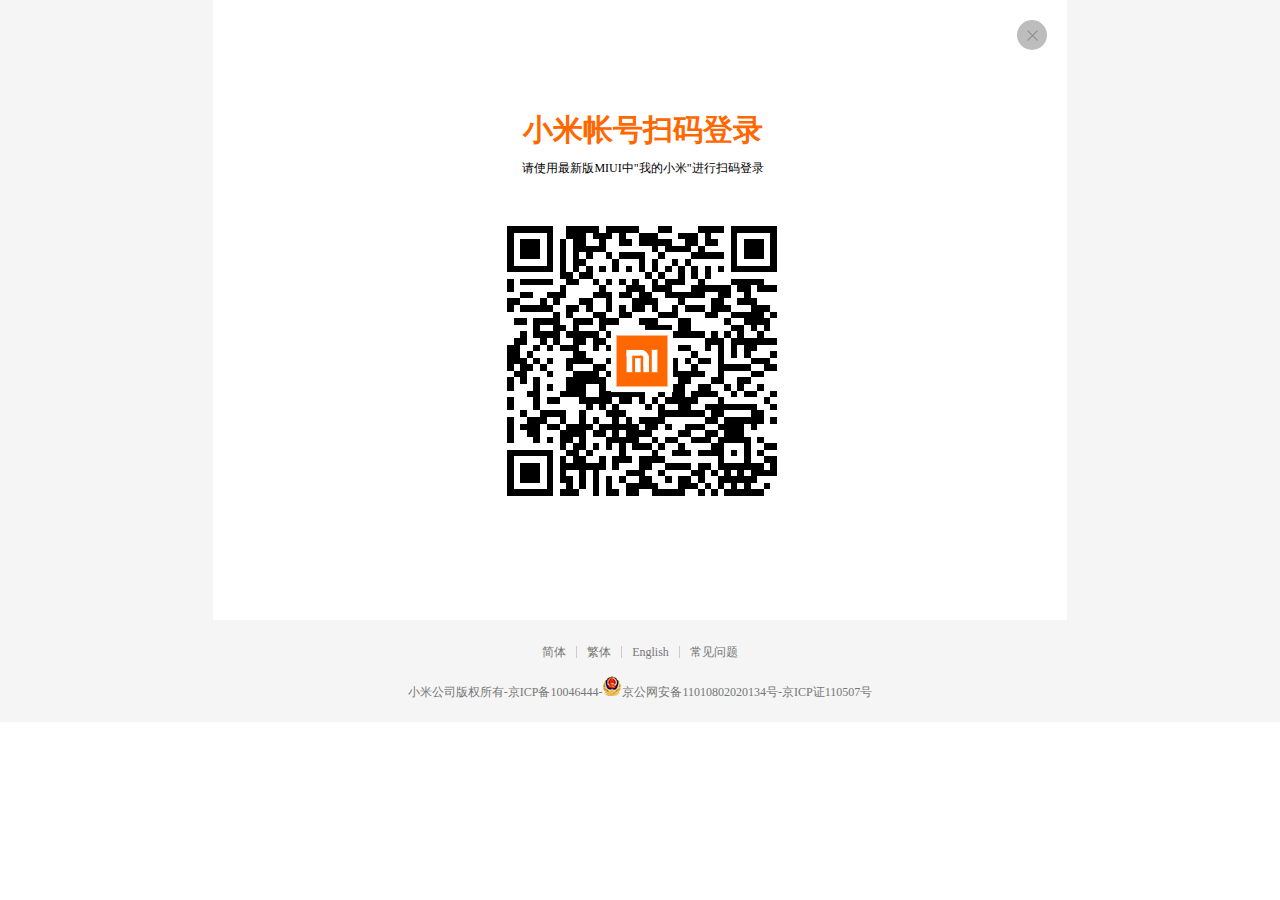
<file: erweima.html>
<!DOCTYPE html>
<html>
<head lang="en">
    <meta charset="UTF-8">
    <title>二维码</title>
    <style type="text/css">
        *{
            margin: 0;
            padding: 0;
        }
        .box{
            width: 100%;
            height: 100%;
            background: #f5f5f5;

        }
        a{
            text-decoration: none;
        }
        ul,li{
            list-style: none;
        }
        input{
            display: block;
            outline: none;
            width: 326px;
            height: 22px;
            line-height: 22px;
            padding: 13px 16px 13px 14px;
            margin-left: 248px;
        }
        .inner{
            background-color: #fff;
            width: 854px;
            margin: 0 auto 20px;
            position: relative;
            min-height: 620px;
        }
        .inner a{
            background-color: #bdbdbd;
            border-radius: 50%;
            width: 30px;
            height: 30px;
            position: absolute;
            right: 20px;
            top: 20px;
        }
        .inner span{
            background: url("image/xx.png") no-repeat;
            width: 11px;
            height: 11px;
            display: block;
            margin: 10px auto;
            cursor: pointer;
        }
        .inner h2{
            padding-top: 110px;
            margin-left: 130px;
            width: 600px;
            height: 40px;
            line-height: 40px;
            font-size: 30px;
            color: #ff6700;
            font-weight: 600;
            padding-bottom: 10px;
            text-align: center;
        }
        .inner p{
            margin-left: 130px;
            width: 600px;
            line-height: 16px;
            font-size: 12px;
            font-weight: 400;
            text-align: center;
        }
        .inner img{
            width: 270px;
            height: 270px;
            margin-top: 50px;
            margin-left: 294px;
        }
        .foot{
            height: 80px;
            text-align: center;
            background: #f5f5f5;
        }

        .footinner{
            width: 100%;
            height: 18px;
            text-align: center;
            margin-top: 22px;
            margin-bottom: 16px;
        }
        .footinner ul{
            overflow: hidden;
            display: inline-block;
            text-align: center;
            height: 18px;
            line-height: 18px;
        }
        .footinner li{
            float: left;
        }
        .footinner li a{
            color: #757575;
            font-size: 12px;
        }
        .footinner li a:hover{
            color: #333;
        }
        .footinner li span{
            display: inline-block;
            width: 1px;
            height: 12px;
            background: #ccc;
            vertical-align: middle;
            margin: 0 10px;
        }
        .foot p span{
            font-size: 12px;
            color: #757575;
        }
        .foot p a{
            font-size: 12px;
            color: #757575;
        }
    </style>
</head>
<body>
<div class="box">
    <div class="inner">
        <a href="https://guiyang1.github.io/pc/Login.html">
           <span></span>
        </a>
        <h2>小米帐号扫码登录</h2>
        <p>请使用最新版MIUI中"我的小米"进行扫码登录</p>
        <img src="image/erweima.png" alt=""/>
    </div>
    <div class="foot">
        <div class="footinner">
            <ul>
                <li><a href="">简体</a><span></span></li>
                <li><a href="">繁体</a><span></span></li>
                <li><a href="">English</a><span></span></li>
                <li><a href="">常见问题</a></li>
            </ul>
        </div>
        <p>
            <span>小米公司版权所有-京ICP备10046444-</span><a href=""><img src="image/ghs.png" alt=""/>京公网安备11010802020134号</a><span>-京ICP证110507号</span>
        </p>
    </div>
</div>

</body>
</html>
</file>
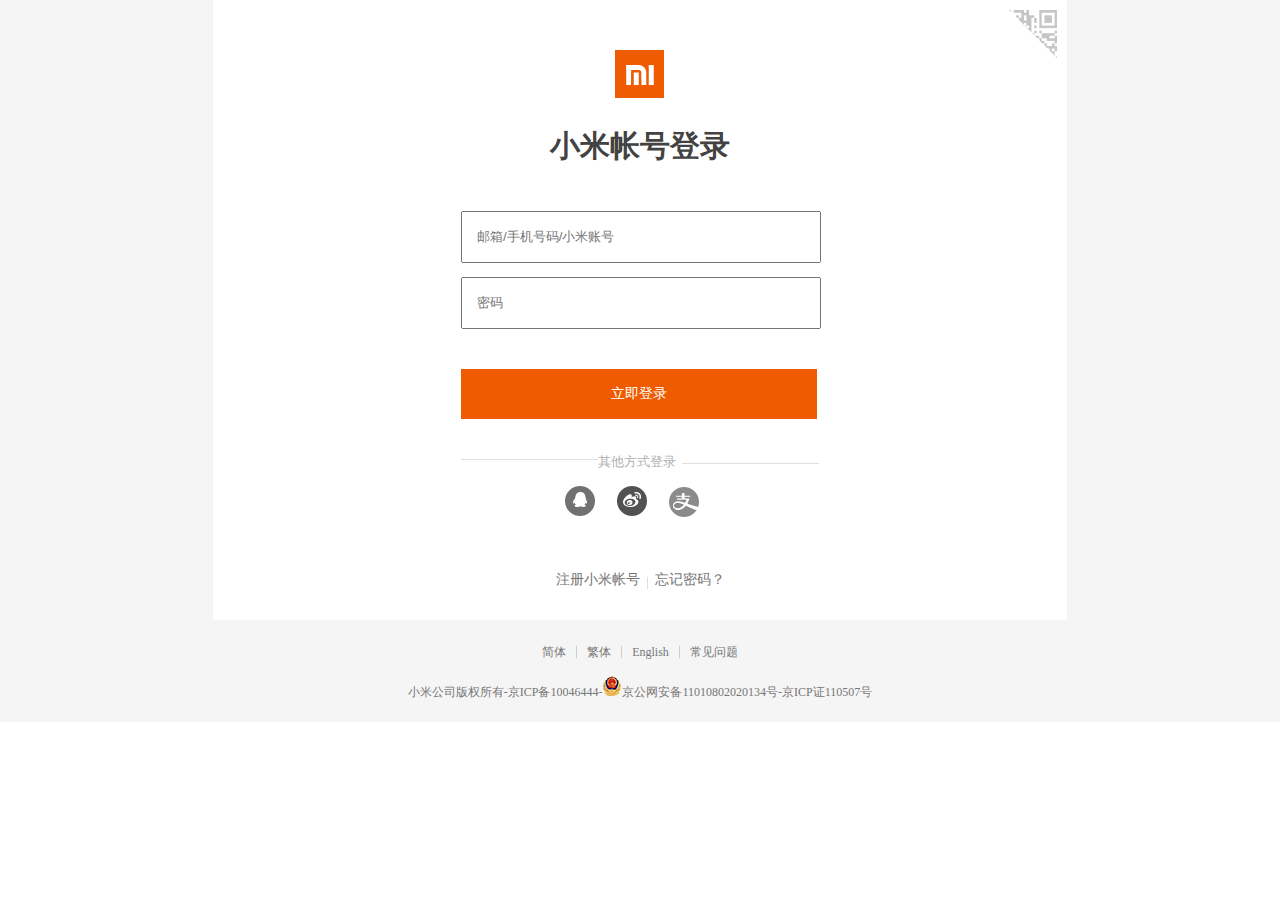
<file: Login.html>
<!DOCTYPE html>
<html>
<head lang="en">
    <meta charset="UTF-8">
    <title>小米账号 - 登录</title>
    <style type="text/css">
        *{
            margin: 0;
            padding: 0;
        }
        .box{
            width: 100%;
            height: 100%;
            background: #f5f5f5;

        }
        a{
            text-decoration: none;
        }
        ul,li{
            list-style: none;
        }
        input{
            display: block;
            outline: none;
            width: 326px;
            height: 22px;
            line-height: 22px;
            padding: 13px 16px 13px 14px;
            margin-left: 248px;
        }
        .inner{
            background-color: #fff;
            width: 854px;
            margin: 0 auto 20px;
            position: relative;
            min-height: 620px;
        }
        .foot{
            height: 80px;
            text-align: center;
            background: #f5f5f5;
        }
        .inner1{
            padding: 50px 0 22px;
            text-align: center;

        }
        .inner1 a{
            display: inline-block;
            background: url("image/sprite_login.gif") no-repeat;
            position: absolute;
            width: 68px;
            height: 68px;
            top: 0;
            right: 0;
            opacity: 0.3;
        }
        .inner1 a:hover{
            opacity: 1;
        }
        .inner img{
            width: 50px;
            height: 50px;
        }
        .inner h4{
            font-size: 30px;
            color: #424242;
            font-weight: 800;
            padding-top: 22px;
        }
        .inner2{
            width: 854px;
            height: 333px;
        }
        .input1{
            margin-bottom: 14px;
            margin-top: 22px;
        }
        .inner2 .denglu{
            display: inline-block;
            font-size: 14px;
            width: 356px;
            height: 50px;
            text-align: center;
            line-height: 50px;
            color: #ffffff;
            background: #ef5b00;
            margin-top: 40px;
            margin-left: 248px;
        }
        .inner3{
            margin: 34px 0 14px 248px;
            width: 358px;
            height: 19px;
        }
        .inner3 span{
            display: inline-block;
            width: 137px;
            height: 1px;
            background: #e0e0e0;
        }
        .inner3 h5{
            color: #b0b0b0;
            font-weight: 500;
        }
        .span1{
            margin-top: 6px;
            float: left;
        }
        .span2{
            margin-top: -8px;
            float: right;
        }
        .inner4{
            width: 358px;
            margin-left: 248px;
            text-align: center;
        }
        .inner4 img{
            width: 32px;
            height: 32px;
            margin-right: 16px;
        }
        .inner5{
            text-align: center;
            width: 854px;
            margin-top: 48px;
            height: 16px;
        }
        .inner5 a{
            font-size: 14px;
            padding: 0 3px;
            color: #757575
        }
        .inner5 a:hover{
            color: #ff6700;
        }
        .inner5 span{
            display: inline-block;
            width: 1px;
            height: 12px;
            background: #e0e0e0;
            vertical-align: bottom;
        }
        .footinner{
            width: 100%;
            height: 18px;
            text-align: center;
            margin-top: 22px;
            margin-bottom: 16px;
        }
        .footinner ul{
            overflow: hidden;
            display: inline-block;
            text-align: center;
            height: 18px;
            line-height: 18px;
        }
        .footinner li{
            float: left;
        }
        .footinner li a{
            color: #757575;
            font-size: 12px;
        }
        .footinner li a:hover{
            color: #333;
        }
        .footinner li span{
            display: inline-block;
            width: 1px;
            height: 12px;
            background: #ccc;
            vertical-align: middle;
            margin: 0 10px;
        }
        .foot p span{
            font-size: 12px;
            color: #757575;
        }
        .foot p a{
            font-size: 12px;
            color: #757575;
        }
    </style>
</head>
<body>
<div class="box">
    <div class="inner">
        <div class="inner1">
            <a href="#"></a>
            <img src="image/logo2.png" alt=""/>
            <h4>小米帐号登录</h4>
        </div>
        <div class="inner2">
            <input type="text" placeholder="邮箱/手机号码/小米账号" class="input1"/>
            <input type="password" placeholder="密码"/>
            <a href="" class="denglu">立即登录</a>
            <div class="inner3">
            <span class="span1"></span>
                <h5>其他方式登录</h5>
                <span class="span2"></span>
            </div>
            <div class="inner4">
                <a href=""  class="innera1">
                    <img src="image/denglu1.1.png" alt="" class="img10">
                </a>
                <a href="image/denglu2.1.png"  class="innera2">
                    <img src="image/denglu2.1.png" alt=""  class="img20">
                </a>
                <a href="image/denglu3.1.png"  class="innera3">
                    <img src="image/denglu3.1.png" alt=""  class="img30">
                </a>
            </div>
            <div class="inner5">
                <a href="">注册小米帐号</a>
                <span></span>
                <a href="">忘记密码？</a>
            </div>
        </div>
    </div>
    <div class="foot">
        <div class="footinner">
            <ul>
                <li><a href="">简体</a><span></span></li>
                <li><a href="">繁体</a><span></span></li>
                <li><a href="">English</a><span></span></li>
                <li><a href="">常见问题</a></li>
            </ul>
        </div>
        <p>
            <span>小米公司版权所有-京ICP备10046444-</span><a href=""><img src="image/ghs.png" alt=""/>京公网安备11010802020134号</a><span>-京ICP证110507号</span>
        </p>
    </div>
</div>

</body>
</html>
</file>
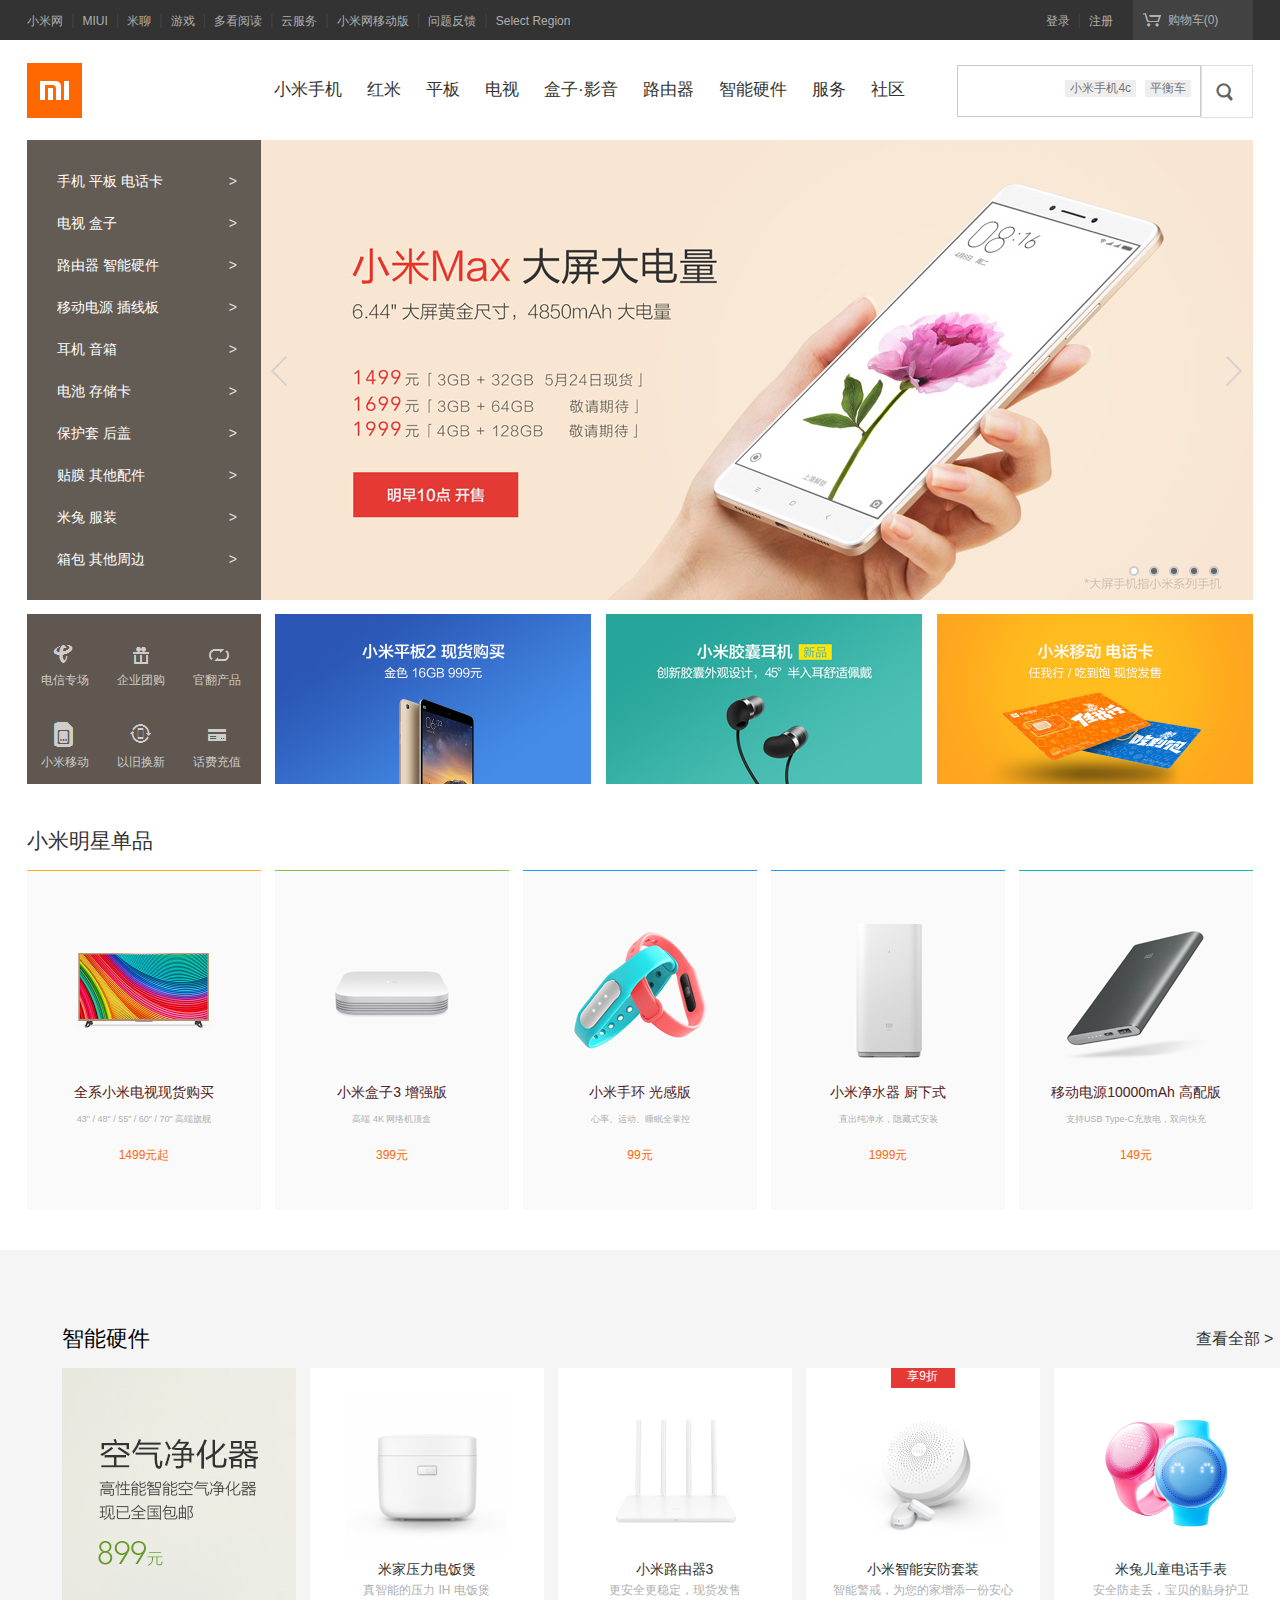
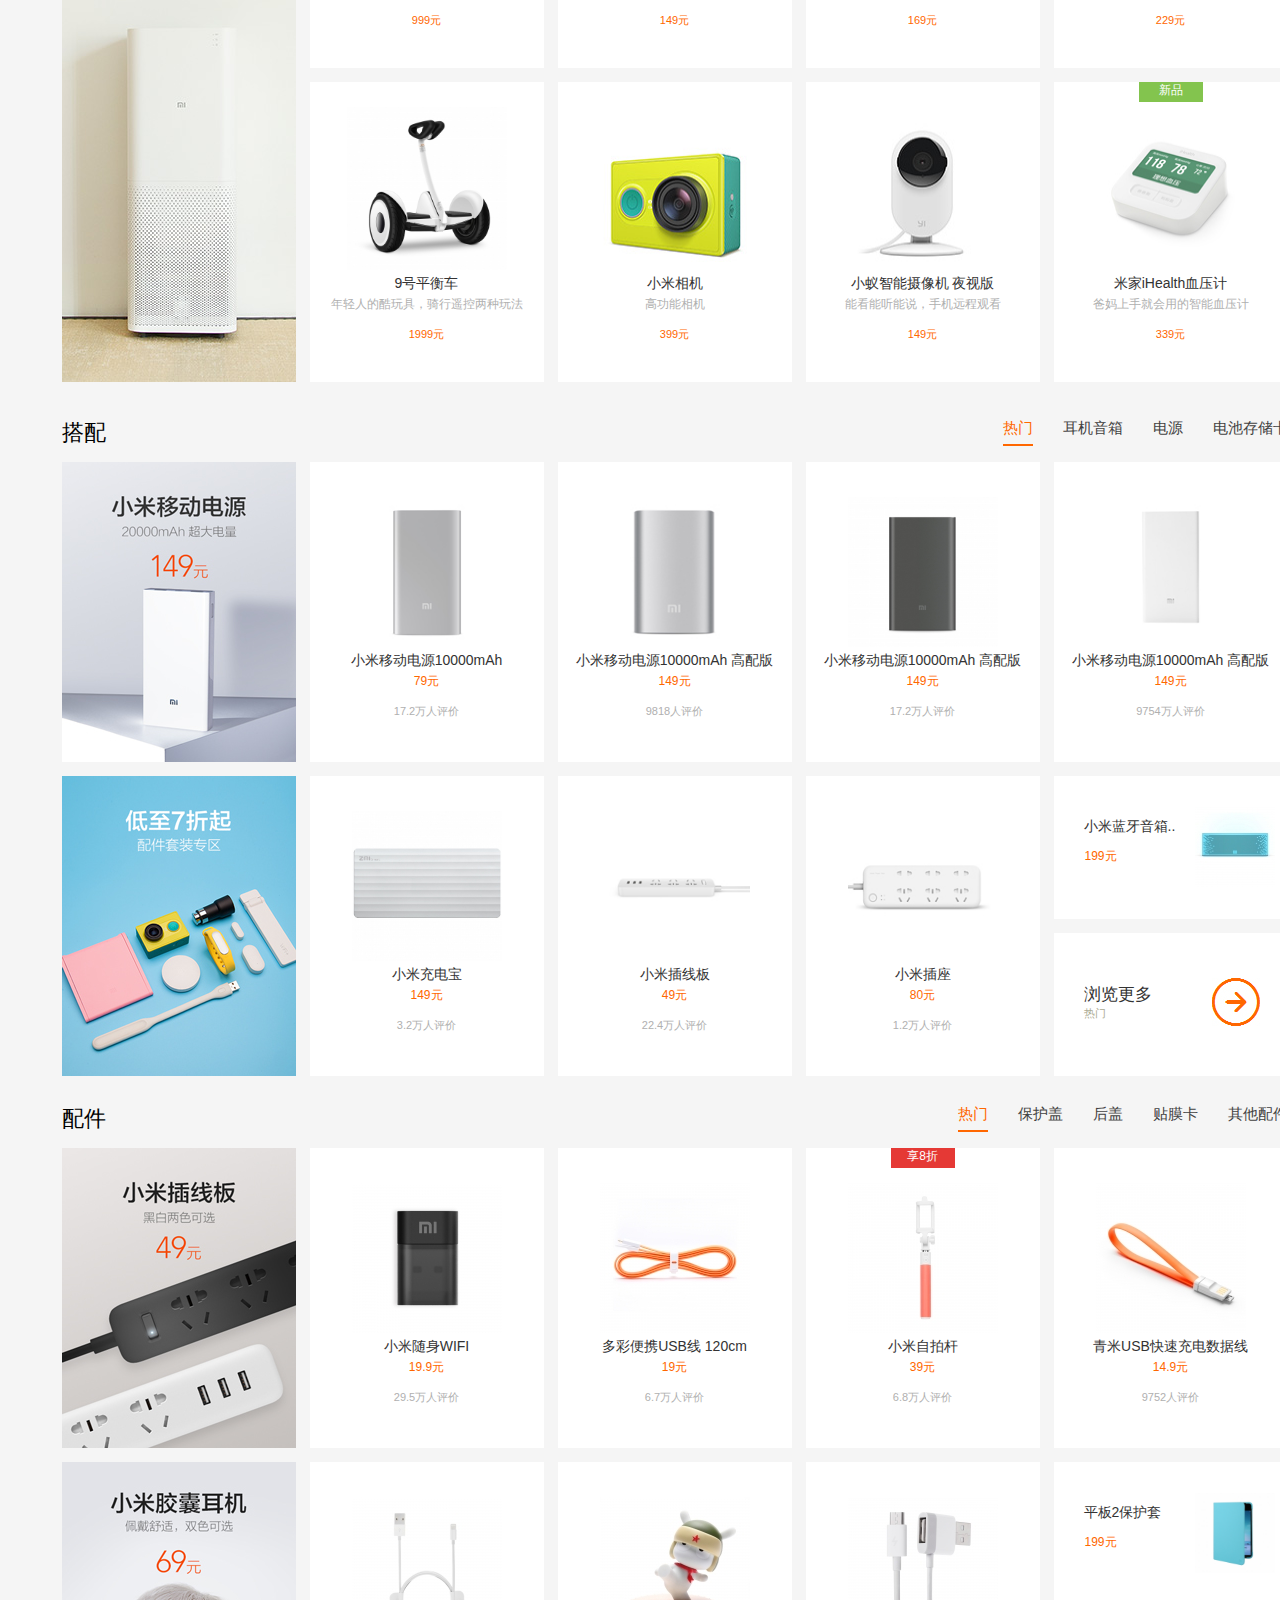
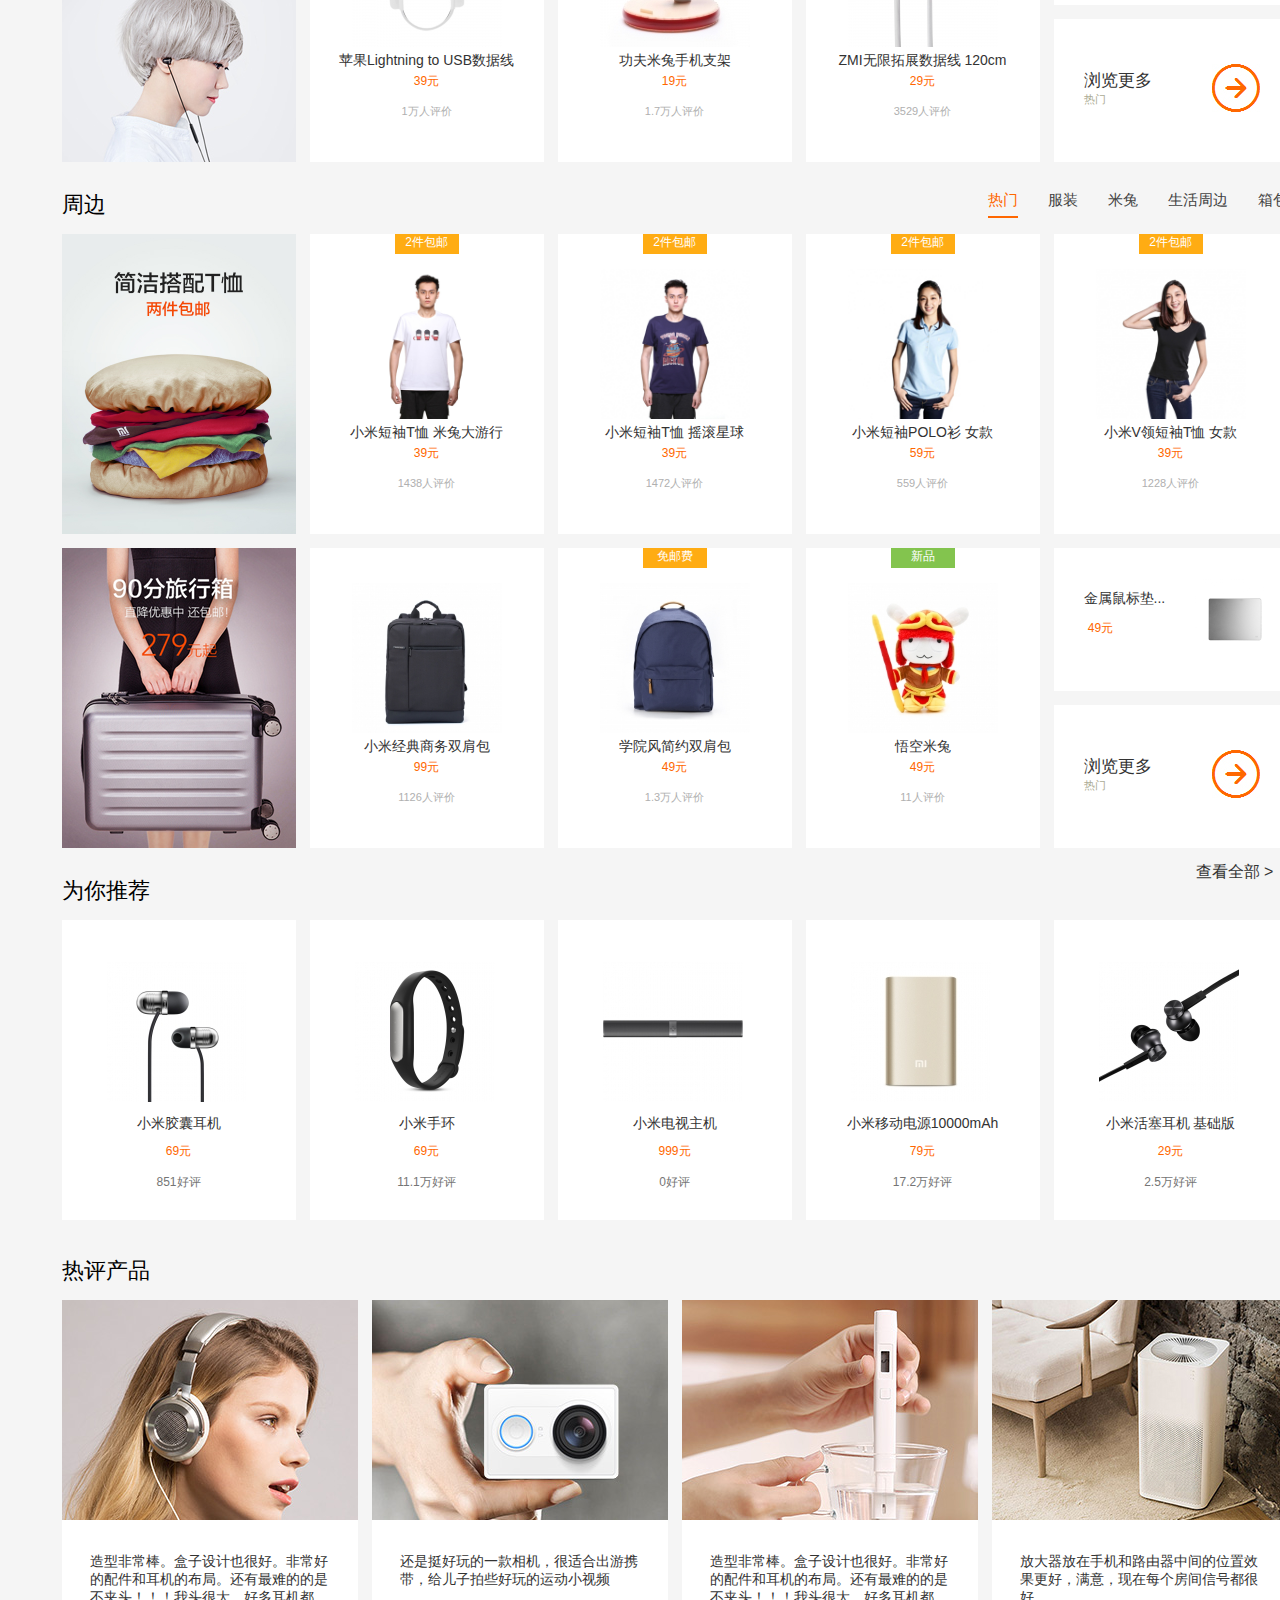
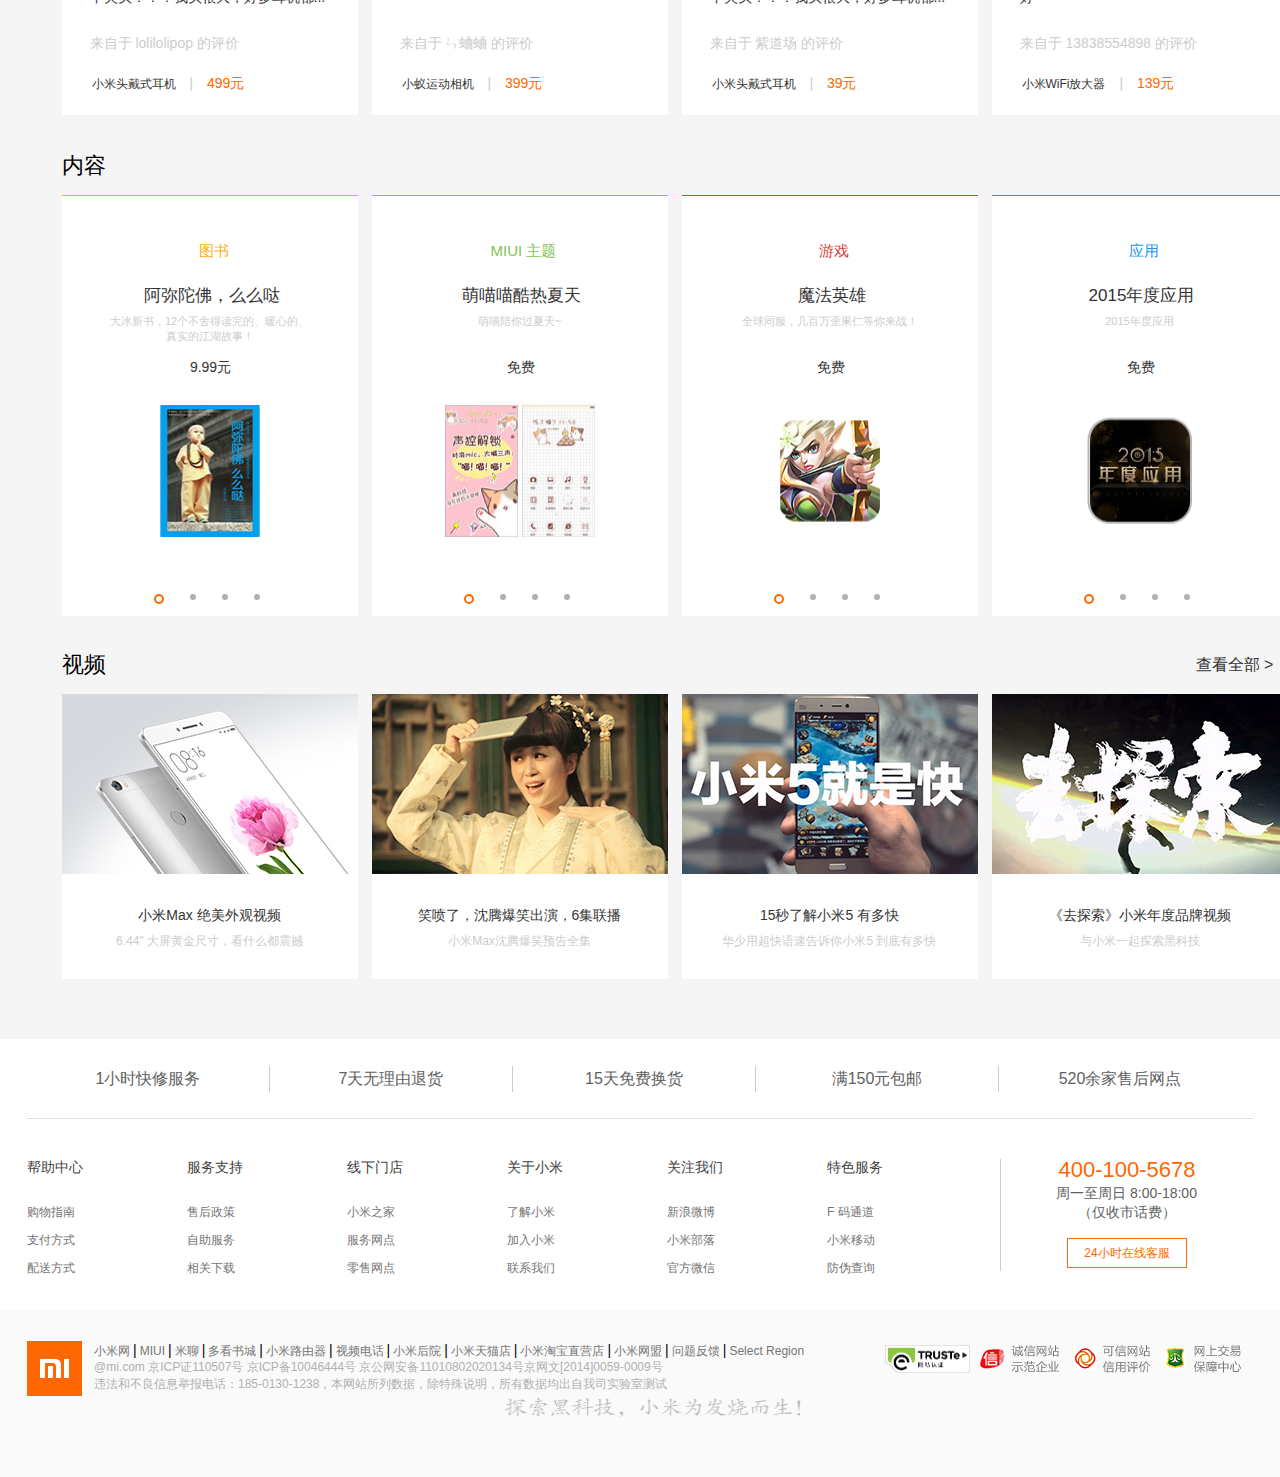
<file: mi.html>
<!DOCTYPE html>
<html>
<head lang="en">
    <meta charset="UTF-8">
    <meta name="viewport"
          content="width=device-width, user-scalable=no, initial-scale=1.0, maximum-scale=1.0, minimum-scale=1.0"/>
    <title>小米官网——小米手机、红米手机、小米电视官方正品专卖网站</title>
    <link rel="stylesheet" href="css/mi.css" type="text/css"/>
</head>
<body>
<div class="header">
    <div id="nav" class="w1226 nav">
        <div class="nav1">
            <a href="">小米网</a>
            <span class="sep">|</span>
            <a href="">MIUI</a>
            <span class="sep">|</span>
            <a href="">米聊</a>
            <span class="sep">|</span>
            <a href="">游戏</a>
            <span class="sep">|</span>
            <a href="">多看阅读</a>
            <span class="sep">|</span>
            <a href="">云服务</a>
            <span class="sep">|</span>
            <a href="">小米网移动版</a>
            <span class="sep">|</span>
            <a href="">问题反馈</a>
            <span class="sep">|</span>
            <a href="">Select Region</a>
        </div>
        <div class="nav3">
            <a href="">购物车(0)</a>
            <img src="image/gouwu.jpg" alt="" class="gouwuche1"/>
            <img src="image/gouwuche1.png" alt="" class="gouwuche2"/>

            <div class="shangpin">
                <span>购物车中还没有商品，赶紧选购吧！</span>
            </div>
        </div>

        <div class="nav2">
            <a href="#">登录</a>
            <span class="sep">|</span>
            <a href="">注册</a>
        </div>
    </div>
</div>
<div class="container w1226">
    <div class="headerLogo">
        <a href="" class="box">
            <img src="image/loge.jpg" alt=""/>
        </a>
    </div>
    <div class="headerList">
        <ul>
            <li><a href="">小米手机</a>
            </li>
            <li><a href="">红米</a></li>
            <li><a href="">平板</a></li>
            <li><a href="">电视</a></li>
            <li><a href="">盒子·影音</a></li>
            <li><a href="">路由器</a></li>
            <li><a href="">智能硬件</a></li>
            <li><a href="">服务</a></li>
            <li><a href="">社区</a></li>
        </ul>
    </div>
    <div class="headerright">
        <input type="text" id="div1"/>

        <div class="inputList" id="inputList">
            <ul>
                <li><a href="">小米手机5<span>约有8件</span></a></li>
                <li><a href="">空气净化器<span>约有1件</span></a></li>
                <li><a href="">活塞耳机<span>约有3件</span></a></li>
                <li><a href="">小米路由器<span>约有8件</span></a></li>
                <li><a href="">移动电源<span>约有26件</span></a></li>
                <li><a href="">运动相机<span>约有1件</span></a></li>
                <li><a href="">小米摄像机<span>约有2件</span></a></li>
                <li><a href="">小米体重秤<span>约有1件</span></a></li>
                <li><a href="">小米插线板<span>约有13件</span></a></li>
                <li><a href="">配件优惠套装<span>约有31件</span></a></li>
            </ul>
        </div>

        <div class="dingwei" id="dingwei">
            <a href="">小米手机4c</a>
            <a href="">平衡车</a>
        </div>
        <div class="dingwei2" id="dingwei2">
            <img src="image/sousuo.png" alt="" class="dingwei2block"/>
            <img src="image/sousuo1.png" alt="" class="dingwei2none"/>
        </div>
    </div>
</div>
<div class="container1 w1226">
    <div class="container1List">
        <ul>
            <li><a href="">手机 平板 电话卡</a><span>></span></li>
            <li><a href="">电视 盒子</a><span>> </span></li>
            <li><a href="">路由器 智能硬件</a><span>> </span></li>
            <li><a href="">移动电源 插线板</a><span>> </span></li>
            <li><a href="">耳机 音箱</a><span>> </span></li>
            <li><a href="">电池 存储卡</a><span>> </span></li>
            <li><a href="">保护套 后盖</a><span>> </span></li>
            <li><a href="">贴膜 其他配件</a><span>> </span></li>
            <li><a href="">米兔 服装</a><span>> </span></li>
            <li><a href="">箱包 其他周边</a><span>> </span></li>
        </ul>
    </div>
    <div class="tupian" id="banner">
        <div class="tupianinner" id="inner">
        </div>
        <ul id="tip">
        </ul>

        <a href="javascript:;" class="tupianLeft" id="lbtn"></a>
        <a href="javascript:;" class="tupianRight" id="rbtn"></a>
    </div>
</div>
<div class="container2 w1226">
    <div class="container2list1">
        <ul>
            <li class="one">
                <a href=""><span></span>电信专场</a>
            </li>
            <li class="two">
                <a href=""><span></span>企业团购</a>
            </li>
            <li class="three">
                <a href=""><span></span>官翻产品</a>
            </li>
            <li class="four">
                <a href=""><span></span>小米移动</a>
            </li>
            <li class="five">
                <a href=""><span></span>以旧换新</a>
            </li>
            <li class="six">
                <a href=""><span></span>话费充值</a>
            </li>
        </ul>
    </div>
    <div>
        <a href="">
            <img src="image/3.1.jpg" alt=""/>
        </a>
    </div>
    <div>
        <a href="">
            <img src="image/3.2.jpg" alt=""/>
        </a>
    </div>
    <div class="container2list2">
        <a href="">
            <img src="image/3.3.jpg" alt=""/>
        </a>
    </div>
</div>
<div class="container3 w1226">
    <div class="container3list">
        <h2>小米明星单品</h2>
    </div>
    <div class="container3img">
        <ul>
            <li class="diyi">
                <a href=""><img src="image/4.1.jpg" alt=""/></a>
                <a href="">全系小米电视现货购买</a>

                <p class="jiu">43" / 48" / 55" / 60" / 70" 高端旗舰</p>

                <p class="shier">1499元起</p>
            </li>
            <li class="dier">
                <a href=""><img src="image/4.2.jpg" alt=""/></a>
                <a href="">小米盒子3 增强版</a>

                <p class="jiu">高端 4K 网络机顶盒</p>

                <p class="shier">399元</p>
            </li>
            <li class="disan">
                <a href=""><img src="image/4.3.jpg" alt=""/></a>
                <a href="">小米手环 光感版</a>

                <p class="jiu">心率、运动、睡眠全掌控</p>

                <p class="shier">99元</p>
            </li>
            <li class="disi">
                <a href=""><img src="image/4.4.jpg" alt=""/></a>
                <a href="">小米净水器 厨下式</a>

                <p class="jiu">直出纯净水，隐藏式安装</p>

                <p class="shier">1999元</p>
            </li>
            <li class="yincang diwu">
                <a href=""><img src="image/4.5.jpg" alt=""/></a>
                <a href="">移动电源10000mAh 高配版</a>

                <p class="jiu">支持USB Type-C充放电，双向快充</p>

                <p class="shier">149元</p>
            </li>
            <li></li>
            <li></li>
            <li></li>
            <li></li>
            <li></li>
        </ul>
    </div>
</div>
<div id="content">
    <div class="content1 w1226">
        <div class="hwuba">
            <h2 class="left">智能硬件</h2>

            <div class="right"><a href="">查看全部 ></a></div>
        </div>
        <div class="container1bottom">
            <div class="content1left">
                <a href=""></a><img src="image/5.1.jpg" alt=""/>
            </div>
            <div class="container1right">
                <ul>
                    <li class=" container1bottom14"><a href=""><img src="image/5.2.jpg" alt=""/></a>

                        <h3><a href="">米家压力电饭煲</a></h3>
                        <span>真智能的压力 IH 电饭煲</span>

                        <p>999元</p>

                    </li>
                    <li class=" container1bottom14"><a href=""><img src="image/5.3.jpg" alt=""/></a>

                        <h3><a href="">小米路由器3</a></h3>
                        <span>更安全更稳定，现货发售</span>

                        <p>149元</p>
                    </li>
                    <li class=" container1bottom14"><a href=""><img src="image/5.4.jpg" alt=""/></a>

                        <h3><a href="">小米智能安防套装</a></h3>
                        <span>智能警戒，为您的家增添一份安心</span>

                        <p>169元</p>

                        <div class="container1bottom14size">享9折</div>
                    </li>
                    <li class="container1right0 container1bottom14"><a href=""><img src="image/5.5.jpg" alt=""/></a>

                        <h3><a href="">米兔儿童电话手表</a></h3>
                        <span>安全防走丢，宝贝的贴身护卫</span>

                        <p>229元</p>

                    </li>
                    <li><a href=""><img src="image/5.6.jpg" alt=""/></a>

                        <h3><a href="">9号平衡车</a></h3>
                        <span>年轻人的酷玩具，骑行遥控两种玩法</span>

                        <p>1999元</p>
                    </li>
                    <li><a href=""><img src="image/5.7.jpg" alt=""/></a>

                        <h3><a href="">小米相机</a></h3>
                        <span>高功能相机</span>

                        <p>399元</p>
                    </li>
                    <li><a href=""><img src="image/5.8.jpg" alt=""/></a>

                        <h3><a href="">小蚁智能摄像机 夜视版</a></h3>
                        <span>能看能听能说，手机远程观看</span>

                        <p>149元</p>
                    </li>
                    <li class="container1right0"><a href=""><img src="image/5.9.jpg" alt=""/></a>

                        <h3><a href="">米家iHealth血压计</a></h3>
                        <span>爸妈上手就会用的智能血压计</span>

                        <p>339元</p>

                        <div class="container1bottom14saze">新品</div>
                    </li>
                </ul>
            </div>
        </div>
    </div>
    <div class="content2 w1226">
        <div class="content2top">
            <h2>搭配</h2>

            <div>
                <ul>
                    <li class="youyanse">热门</li>
                    <li>耳机音箱</a></li>
                    <li>电源</li>
                    <li>电池存储卡</li>
                </ul>
            </div>
        </div>
        <div class="content3">
            <div class="contenttop">
                <ul>
                    <li class="content3left"><a href=""><img src="image/7.1.jpg" alt=""/></a></li>
                    <li><a href=""><img src="image/7.2.jpg" alt=""/></a>

                        <h3><a href="">小米移动电源10000mAh</a></h3>
                        <span>79元</span>

                        <p>17.2万人评价</p>

                        <div class='content3yincang'>

                        </div>
                    </li>
                    <li><a href=""><img src="image/7.3.jpg" alt=""/></a>

                        <h3><a href="">小米移动电源10000mAh 高配版</a></h3>
                        <span>149元</span>

                        <p>9818人评价</p>

                        <div></div>
                    </li>
                    <li><a href=""><img src="image/7.4.jpg" alt=""/></a>

                        <h3><a href="">小米移动电源10000mAh 高配版</a></h3>
                        <span>149元</span>

                        <p>17.2万人评价</p>

                        <div></div>
                    </li>
                    <li><a href=""><img src="image/7.5.jpg" alt=""/></a>

                        <h3><a href="">小米移动电源10000mAh 高配版</a></h3>
                        <span>149元</span>

                        <p>9754万人评价</p>

                        <div>

                        </div>
                    </li>
                </ul>
            </div>
            <div class="contentbottom">
                <ul>
                    <li class="content3left"><a href=""><img src="image/7.6.jpg" alt=""/></a></li>
                    <li><a href=""><img src="image/7.7.jpg" alt=""/></a>

                        <h3><a href="">小米充电宝</a></h3>
                        <span>149元</span>

                        <p>3.2万人评价</p>

                        <div></div>
                    </li>
                    <li><a href=""><img src="image/7.8.jpg" alt=""/></a>

                        <h3><a href="">小米插线板</a></h3>
                        <span>49元</span>

                        <p>22.4万人评价</p>

                        <div></div>
                    </li>
                    <li><a href=""><img src="image/7.9.jpg" alt=""/></a>

                        <h3><a href="">小米插座</a></h3>
                        <span>80元</span>

                        <p>1.2万人评价</p>

                        <div></div>
                    </li>


                </ul>
                <div class="contentbottomA">
                    <div class="contentbottoma">
                        <a href="">小米蓝牙音箱..</a>
                        <span>199元</span>
                        <img src="image/7.11.jpg" alt=""/>
                    </div>
                    <div class="contentbottomb">
                        <div class="contentbottomba">
                            <a href="" class="contentbottombda">浏览更多</a>
                            <a href="" class="contentbottombxiao">热门</a>
                        </div>

                        <a href=""><img src="image/7.12.jpg" alt=""/></a>
                    </div>
                </div>

            </div>


        </div>
    </div>
    <div class="content2 w1226">
        <div class="content2top">
            <h2>配件</h2>

            <div>
                <ul>
                    <li class="youyanse">热门</li>
                    <li>保护盖</a></li>
                    <li>后盖</li>
                    <li>贴膜卡</li>
                    <li>其他配件</li>
                </ul>
            </div>
        </div>
        <div class="content3">
            <div class="contenttop">
                <ul>
                    <li class="content3left"><a href=""><img src="image/8.1.jpg" alt=""/></a></li>
                    <li><a href=""><img src="image/8.2.jpg" alt=""/></a>

                        <h3><a href="">小米随身WIFI</a></h3>
                        <span>19.9元</span>

                        <p>29.5万人评价</p>

                        <div class='content3yincang'>

                        </div>
                    </li>
                    <li><a href=""><img src="image/8.3.jpg" alt=""/></a>

                        <h3><a href="">多彩便携USB线 120cm</a></h3>
                        <span>19元</span>

                        <p>6.7万人评价</p>

                        <div></div>
                    </li>
                    <li><a href=""><img src="image/8.4.jpg" alt=""/></a>

                        <h3><a href="">小米自拍杆</a></h3>
                        <span>39元</span>

                        <p>6.8万人评价</p>

                        <div class="content3position">享8折</div>
                        <div></div>
                    </li>
                    <li><a href=""><img src="image/8.5.jpg" alt=""/></a>

                        <h3><a href="">青米USB快速充电数据线</a></h3>
                        <span>14.9元</span>

                        <p>9752人评价</p>

                        <div>

                        </div>
                    </li>
                </ul>
            </div>
            <div class="contentbottom">
                <ul>
                    <li class="content3left"><a href=""><img src="image/8.6.jpg" alt=""/></a></li>
                    <li><a href=""><img src="image/8.7.jpg" alt=""/></a>

                        <h3><a href="">苹果Lightning to USB数据线</a></h3>
                        <span>39元</span>

                        <p>1万人评价</p>

                        <div></div>
                    </li>
                    <li><a href=""><img src="image/8.8.jpg" alt=""/></a>

                        <h3><a href="">功夫米兔手机支架</a></h3>
                        <span>19元</span>

                        <p>1.7万人评价</p>

                        <div></div>
                    </li>
                    <li><a href=""><img src="image/8.9.jpg" alt=""/></a>

                        <h3><a href="">ZMI无限拓展数据线 120cm</a></h3>
                        <span>29元</span>

                        <p>3529人评价</p>

                        <div></div>
                    </li>
                </ul>
                <div class="contentbottomA">
                    <div class="contentbottoma"><a href="">平板2保护套</a>
                        <span>199元</span>
                        <img src="image/8.10.jpg" alt=""/>
                    </div>
                    <div class="contentbottomb">
                        <div class="contentbottomba">
                            <a href="" class="contentbottombda">浏览更多</a>
                            <a href="" class="contentbottombxiao">热门</a>
                        </div>

                        <a href=""><img src="image/7.12.jpg" alt=""/></a>
                    </div>
                </div>
            </div>


        </div>
    </div>
    <div class="content2 w1226">
        <div class="content2top">
            <h2>周边</h2>

            <div>
                <ul>
                    <li class="youyanse">热门</li>
                    <li>服装</a></li>
                    <li>米兔</li>
                    <li>生活周边</li>
                    <li>箱包</li>
                </ul>
            </div>
        </div>
        <div class="content3">
            <div class="contenttop">
                <ul>
                    <li class="content3left"><a href=""><img src="image/9.1.jpg" alt=""/></a></li>
                    <li><a href=""><img src="image/9.2.jpg" alt=""/></a>

                        <h3><a href="">小米短袖T恤 米兔大游行</a></h3>
                        <span>39元</span>

                        <p>1438人评价</p>

                        <div class="contenttopposition">2件包邮</div>
                        <div>
                        </div>
                    </li>
                    <li><a href=""><img src="image/9.3.jpg" alt=""/></a>

                        <h3><a href="">小米短袖T恤 摇滚星球</a></h3>
                        <span>39元</span>

                        <p>1472人评价</p>

                        <div class="contenttopposition">2件包邮</div>
                        <div></div>
                    </li>
                    <li><a href=""><img src="image/9.4.jpg" alt=""/></a>

                        <h3><a href="">小米短袖POLO衫 女款</a></h3>
                        <span>59元</span>

                        <p>559人评价</p>

                        <div class="contenttopposition">2件包邮</div>
                        <div></div>
                    </li>
                    <li><a href=""><img src="image/9.5.jpg" alt=""/></a>

                        <h3><a href="">小米V领短袖T恤 女款</a></h3>
                        <span>39元</span>

                        <p>1228人评价</p>

                        <div class="contenttopposition">2件包邮</div>
                        <div>

                        </div>
                    </li>
                </ul>
            </div>
            <div class="contentbottom">
                <ul>
                    <li class="content3left"><a href=""><img src="image/9.6.jpg" alt=""/></a></li>
                    <li><a href=""><img src="image/9.7.jpg" alt=""/></a>

                        <h3><a href="">小米经典商务双肩包</a></h3>
                        <span>99元</span>

                        <p>1126人评价</p>

                        <div></div>
                    </li>
                    <li><a href=""><img src="image/9.8.jpg" alt=""/></a>

                        <h3><a href="">学院风简约双肩包</a></h3>
                        <span>49元</span>

                        <p>1.3万人评价</p>

                        <div class="contenttopposition">免邮费</div>
                        <div></div>
                    </li>
                    <li><a href=""><img src="image/9.9.jpg" alt=""/></a>

                        <h3><a href="">悟空米兔</a></h3>
                        <span>49元</span>

                        <p>11人评价</p>

                        <div class="container1bottom14saze">新品</div>
                        <div></div>
                    </li>
                </ul>
                <div class="contentbottomA">
                    <div class="contentbottoma"><a href="">金属鼠标垫...</a>
                        <span>49元</span>
                        <img src="image/9.10.jpg" alt=""/>
                    </div>
                    <div class="contentbottomb">
                        <div class="contentbottomba">
                            <a href="" class="contentbottombda">浏览更多</a>
                            <a href="" class="contentbottombxiao">热门</a>
                        </div>

                        <a href=""><img src="image/7.12.jpg" alt=""/></a>
                    </div>
                </div>
            </div>


        </div>
    </div>
    <div class="content2 w1226 " id="content2">
        <div class="content2top">
            <h2>为你推荐</h2>

            <div class="right"><a href="">查看全部 ></a></div>
        </div>
        <div class="content2buzhidao">
            <ul>
                <li class="content2buzhidaoA"><a href=""><img src="image/10.1.jpg" alt=""/></a>

                    <h3><a href="">小米胶囊耳机</a></h3>

                    <p>69元</p>
                    <span>851好评</span>
                </li>
                <li><a href=""><img src="image/10.2.jpg" alt=""/></a>

                    <h3><a href="">小米手环</a></h3>

                    <p>69元</p>
                    <span>11.1万好评</span>
                </li>
                <li><a href=""><img src="image/10.3.jpg" alt=""/></a>

                    <h3><a href="">小米电视主机</a></h3>

                    <p>999元</p>
                    <span>0好评</span>
                </li>
                <li><a href=""><img src="image/10.4.jpg" alt=""/></a>

                    <h3><a href="">小米移动电源10000mAh</a></h3>

                    <p>79元</p>
                    <span>17.2万好评</span>
                </li>
                <li><a href=""><img src="image/10.5.jpg" alt=""/></a>

                    <h3><a href="">小米活塞耳机 基础版</a></h3>

                    <p>29元</p>
                    <span>2.5万好评</span>
                </li>
            </ul>
        </div>
    </div>
    <div class="content4 w1226">
        <div class="content2top">
            <h2>热评产品</h2>
        </div>
        <div class="content4a">
            <ul>
                <li class="content4left0">
                    <a href=""><img src="image/11.1.jpg" alt=""/></a>

                    <h3><a href="">造型非常棒。盒子设计也很好。非常好的配件和耳机的布局。还有最难的的是不夹头！！！我头很大，好多耳机都...</a></h3>

                    <p>来自于 lolilolipop 的评价</p>

                    <div class="content4b">
                        <a href="">小米头戴式耳机</a>
                        <span class="content4c">|</span>
                        <span>499元</span>
                    </div>

                </li>
                <li>
                    <a href=""><img src="image/11.2.jpg" alt=""/></a>

                    <h3><a href="">还是挺好玩的一款相机，很适合出游携带，给儿子拍些好玩的运动小视频</a></h3>

                    <p>来自于 ㄣ蛐蛐 的评价</p>

                    <div class="content4b">
                        <a href="">小蚁运动相机</a>
                        <span class="content4c">|</span>
                        <span>399元</span>
                    </div>

                </li>
                <li>
                    <a href=""><img src="image/11.3.jpg" alt=""/></a>

                    <h3><a href="">造型非常棒。盒子设计也很好。非常好的配件和耳机的布局。还有最难的的是不夹头！！！我头很大，好多耳机都...</a></h3>

                    <p>来自于 紫道场 的评价</p>

                    <div class="content4b">
                        <a href="">小米头戴式耳机</a>
                        <span class="content4c">|</span>
                        <span>39元</span>
                    </div>

                </li>
                <li>
                    <a href=""><img src="image/11.4.jpg" alt=""/></a>

                    <h3><a href="">放大器放在手机和路由器中间的位置效果更好，满意，现在每个房间信号都很好</a></h3>

                    <p>来自于 13838554898 的评价</p>

                    <div class="content4b">
                        <a href="">小米WiFi放大器</a>
                        <span class="content4c">|</span>
                        <span>139元</span>
                    </div>

                </li>
            </ul>
        </div>
    </div>
    <div class="content5 w1226">
        <div class="content2top">
            <h2>内容</h2>
        </div>
        <div class="content5bottom content5bottom1">
            <h2 class="content5bottomcolor1">图书</h2>

            <div>
                <h3><a href="">阿弥陀佛，么么哒</a></h3>

                <p><a href="">大冰新书，12个不舍得读完的、暖心的、真实的江湖故事！</a></p>
                <span><a href="">9.99元</a></span>
                <img src="image/12.1.jpg" alt=""/>
                <ul>
                    <li class="content5bottomxuanzhong"></li>
                    <li></li>
                    <li></li>
                    <li>
                    </li>
                </ul>
            </div>
        </div>
        <div class="content5bottom content5bottom2">
            <h2 class="content5bottomcolor2">MIUI 主题</h2>

            <div>
                <h3><a href="">萌喵喵酷热夏天</a></h3>

                <p><a href="">萌喵陪你过夏天~</a></p>
                <span><a href="">免费</a></span>
                <img src="image/12.2.jpg" alt=""/>
                <ul>
                    <li class="content5bottomxuanzhong"></li>
                    <li></li>
                    <li></li>
                    <li>
                    </li>
                </ul>
            </div>
        </div>
        <div class="content5bottom content5bottom3">
            <h2 class="content5bottomcolor3">游戏</h2>

            <div>
                <h3><a href="">魔法英雄</a></h3>

                <p><a href="">全球同服，几百万歪果仁等你来战！</a></p>
                <span><a href="">免费</a></span>
                <img src="image/12.3.png" alt=""/>
                <ul>
                    <li class="content5bottomxuanzhong"></li>
                    <li></li>
                    <li></li>
                    <li>
                    </li>
                </ul>
            </div>
        </div>
        <div class="content5bottom mymargin  content5bottom4">
            <h2 class="content5bottomcolor4">应用</h2>

            <div>
                <h3><a href="">2015年度应用</a></h3>

                <p><a href="">2015年度应用</a></p>
                <span><a href="">免费</a></span>
                <img src="image/12.4.png" alt=""/>
                <ul>
                    <li class="content5bottomxuanzhong"></li>
                    <li></li>
                    <li></li>
                    <li>
                    </li>
                </ul>
            </div>
        </div>
    </div>
    <div class="content6 w1226">
        <div class="content2top">
            <h2>视频</h2>

            <div class="content6Right"><a href="">查看全部 ></a></div>
        </div>
        <ul>
            <li class="content6Left">
                <img src="image/13.1.jpg" alt=""/>
                <a href="">小米Max 绝美外观视频</a>
                <span>6.44" 大屏黄金尺寸，看什么都震撼</span>
            </li>
            <li>
                <img src="image/13.2.jpg" alt=""/>
                <a href="">笑喷了，沈腾爆笑出演，6集联播</a>
                <span>小米Max沈腾爆笑预告全集</span></li>
            <li>
                <img src="image/13.3.jpg" alt=""/>
                <a href="">15秒了解小米5 有多快</a>
                <span>华少用超快语速告诉你小米5 到底有多快</span></li>
            <li>
                <img src="image/13.4.jpg" alt=""/>
                <a href="">《去探索》小米年度品牌视频</a>
                <span>与小米一起探索黑科技</span></li>
        </ul>
    </div>
</div>
<div class="inner w1226">
    <div class="innerTop">
        <ul>
            <li><a href="">1小时快修服务</a></li>
            <li><a href="">7天无理由退货</a></li>
            <li><a href="">15天免费换货</a></li>
            <li><a href="">满150元包邮</a></li>
            <li class="innerTopRight"><a href="">520余家售后网点</a></li>
        </ul>
    </div>
    <div class=innerBottom>
        <dl>
            <dt>帮助中心</dt>
            <dd><a href="">购物指南</a></dd>
            <dd><a href="">支付方式</a></dd>
            <dd><a href="">配送方式</a></dd>

        </dl>
        <dl>
            <dt>服务支持</dt>
            <dd><a href="">售后政策</a></dd>
            <dd><a href="">自助服务</a></dd>
            <dd><a href="">相关下载</a></dd>

        </dl>
        <dl>
            <dt>线下门店</dt>
            <dd><a href="">小米之家</a></dd>
            <dd><a href="">服务网点</a></dd>
            <dd><a href="">零售网点</a></dd>

        </dl>
        <dl>
            <dt>关于小米</dt>
            <dd><a href="">了解小米</a></dd>
            <dd><a href="">加入小米</a></dd>
            <dd><a href="">联系我们</a></dd>

        </dl>
        <dl>
            <dt>关注我们</dt>
            <dd><a href="">新浪微博</a></dd>
            <dd><a href="">小米部落</a></dd>
            <dd><a href="">官方微信</a></dd>

        </dl>
        <dl>
            <dt>特色服务</dt>
            <dd><a href="">F 码通道</a></dd>
            <dd><a href="">小米移动</a></dd>
            <dd><a href="">防伪查询</a></dd>
        </dl>
        <div class="innerBottomRight">
            <p class="innerBottomRightTop">400-100-5678</p>

            <p class="innerBottomRightInner">
                <span class="firstSpan">周一至周日 8:00-18:00 </span>
                <span class="lastSpan">（仅收市话费）</span>
            </p>
            <a href="">24小时在线客服</a>
        </div>
    </div>
</div>
<div class="foot">
    <div class="footTop w1226">
        <div class="footTopImg"><img src="image/loge.jpg" alt=""/></div>
        <div class="footTopinner">
            <p class="footFirst">
                <a href="">小米网</a><span>|</span><a href="">MIUI</a><span>|</span><a href="">米聊</a><span>|</span><a
                    href="">多看书城</a><span>|</span><a href="">小米路由器</a><span>|</span><a href="">视频电话</a><span>|</span><a
                    href="">小米后院</a><span>|</span><a href="">小米天猫店</a><span>|</span><a href="">小米淘宝直营店</a><span>|</span><a
                    href="">小米网盟</a><span>|</span><a href="">问题反馈</a><span>|</span><a href="">Select Region</a>
            </p>

            <p class="footLast">
                @<a href="">mi.com </a>京ICP证110507号 京ICP备10046444号<a href=""> 京公网安备11010802020134号</a><a href="">京网文[2014]0059-0009号 </a>
                <br>违法和不良信息举报电话：185-0130-1238，本网站所列数据，除特殊说明，所有数据均出自我司实验室测试
            </p>

            <div class="footTopRight">
                <a href=""><img src="image/14.1.png" alt=""/></a>
                <a href=""><img src="image/14.2.png" alt=""/></a>
                <a href=""><img src="image/14.3.png" alt=""/></a>
                <a href=""><img src="image/14.4.png" alt=""/></a>
            </div>
        </div>
        <div class="footBottom"><img src="image/14.5.png" alt=""/></div>
    </div>

</div>
</body>
</html>
<script type="text/javascript" src="js/utils.js"></script>
<script type="text/javascript" src="js/animate.js"></script>
<script type="text/javascript" src="js/mi.js"></script>
</file>
<file: css/mi.css>
* {
    margin: 0;
    padding: 0;
    font-family: "\5FAE\8F6F\96C5\9ED1", Helvetica, sans-serif;
    font-size: 14px;
}

input {
    display: block;
    outline: none;
    border: none;
}

body {
    width: 100%;
    min-width: 1226px;
}

a {
    text-decoration: none;
}

ul, li {
    list-style: none;
}

.header {
    width: 100%;
    min-width: 1226px;
    height: 40px;
    background: #333;
    color: #b0b0b0;
    font-size: 12px;
    position: relative;
}

.header a:hover {
    color: #ffffff;
}

.w1226 {
    width: 1226px;
    margin: 0 auto;
}

.nav1 {
    float: left;
    height: 40px;
    line-height: 40px;
    overflow: hidden;
}

.header a {
    color: #b0b0b0;
    font-size: 12px;
}

.header .sep {
    color: #424242;
    margin: 0 4px
}

.nav2 {
    float: right;
    height: 40px;
    line-height: 40px;
    margin-right: 20px;
}

.nav3 {
    position: relative;
}

.nav3 img {
    position: absolute;
    top: 10px;
    right: 90px;
    cursor: pointer;
}

.nav3 a {
    display: block;
    float: right;
    width: 120px;
    height: 40px;
    background: #424242;
    text-align: center;
    line-height: 40px;
}

.gouwuche2 {
    display: none;
}

.shangpin {
    position: absolute;
    top: 40px;
    right: 0;
    width: 316px;
    height: 100px;
    text-align: center;
    line-height: 100px;
    background: #ffffff;
    box-shadow: 0 2px 2px 2px #e6e6e6;
    color: #424242;
    display: none;
}

.nav3:hover > a {
    background: #ffffff;
    color: #ff6700;
}

.nav3:hover .shangpin {
    display: block;
    z-index: 1;
}

.nav3:hover .gouwuche1 {
    display: none;
}

.nav3:hover .gouwuche2 {
    display: block;
}

.container {
    position: relative;
    height: 100px;
}

.headerLogo {
    float: left;
    margin-top: 22.5px;
}

.headerList {
    float: left;
    height: 100px;
}



.headerList ul {
    margin-left: 192px;
}

.headerList li {
    float: left;
    margin-right: 25px;
    line-height: 100px;
}

.headerList li a {
    font-size: 17px;
    color: #333333;
}

.headerList li a:hover {
    color: #ff6700;
}

.headerright {
    position: relative;
    height: 50px;
    float: right;
    width: 296px;
    margin-top: 25px;
}

.inputList {
    z-index: 1;
    position: absolute;
    top: 52px;
    background: #ffffff;
    width: 243px;
    height: 300px;
    border: 1px solid #ff6700;
    display: none;
}

.inputList li {
    height: 30px;
}

.headerright .inputList li a {
    display: inline-block;
    height: 30px;
    float: left;
    font-size: 11px;
    line-height: 30px;
    margin-left: 14px;
}

.headerright .inputList li span {
    display: inline-block;
    float: right;
    color: #b0b0b0;
    font-size: 10px;
    margin-left: 100px;
}

.inputList li:hover {
    background: #fafafa;
}

.headerright input {
    width: 242px;
    height: 50px;
    border: 1px solid #cccccc;
}

.dingwei {
    position: absolute;
    top: 14px;
    right: 62px;
    text-align: right;
}

.dingwei a {
    display: inline-block;
    margin-left: 5px;
    padding: 0 5px;
    font-size: 12px;
    background: #eee;
    color: #757575;
}

.dingwei a:hover {
    background: #ff6700;
    color: #ffffff;
}

.dingwei2 {
    position: absolute;
    right: 0;
    top: 0;
    width: 50px;
    height: 51px;
    border: 1px solid #e0e0e0;
    cursor: pointer;
}

.dingwei2 img {
    position: absolute;
    top: 15px;
    right: 15px;
}

.dingwei2:hover .dingwei2block {
    display: none;
}

.dingwei2:hover .dingwei2none {
    display: block;
}

.dingwei2 .dingwei2none {
    display: none;
}

.dingwei2:hover {
    background: #ff6700;
    color: #ffffff;
}

.container1 {
    height: 460px;
    position: relative;
}
.container1 .container1List {
    position: absolute;
    top: 0;
    left: 0;
    z-index: 1;
    width: 234px;
    height: 420px;
    padding: 20px 0;
    background: #333;
    background: rgba(0, 0, 0, 0.6)
}

.container1 .container1List li {
    width: 204px;
    padding-left: 30px;
    position: relative;
    height: 42px;
    line-height: 42px;
    cursor: pointer;
}

.container1 li a {
    font-size: 14px;
    color: #ffffff;
}

.container1 .container1List li:hover {
    background: #ff6700;
}

.container1 span {
    position: absolute;
    right: 24px;
    color: #e0e0e0;
}

.container1 .tupian {
    width: 1226px;
    height: 460px;
    overflow: hidden;
    position: relative;
}

.container1 .tupianinner {
    width: 1226px;
    height: 460px;
    overflow: hidden;
    position: absolute;
    top: 0;
    left: 0;
    cursor: pointer;
}

.container1 .tupian .tupianLeft {
    display: inline-block;
    width: 41px;
    height: 69px;
    background: url("../image/dianji.png") no-repeat;
    background-position: -84px 0px;
    position: absolute;
    top: 50%;
    margin-top: -34px;
    left: 234px;
}

.container1 .tupian .tupianLeft:hover {
    display: inline-block;
    width: 41px;
    height: 69px;
    background: url("../image/dianji.png") no-repeat;
    position: absolute;
    top: 50%;
    margin-top: -34px;
    left: 234px;
}

.container1 .tupian .tupianRight:hover {
    display: inline-block;
    width: 41px;
    height: 69px;
    background: url("../image/dianji.png") no-repeat;
    background-position: -42px 0;
    position: absolute;
    top: 50%;
    margin-top: -34px;
    right: 0;
}

.container1 .tupian .tupianRight {
    display: inline-block;
    width: 41px;
    height: 69px;
    background: url("../image/dianji.png") no-repeat;
    background-position: -125px 0px;
    position: absolute;
    top: 50%;
    margin-top: -34px;
    right: 0;
}

.container1 .tupian img {
    float: left;
}

#tip {
    width: 200px;
    height: 10px;
    position: absolute;
    right: -76px;
    bottom: 24px;

}

#tip li {
    float: left;
    width: 6px;
    height: 6px;
    border: 2px solid #ccc;
    margin-right: 10px;
    border-radius: 50%;
    background: #666;
    cursor: pointer;
}

#tip .cur {
    background: #ffffff;
}

#tip li:hover {
    background: #ffffff;
}

.container2 {
    height: 170px;
    margin-top: 14px;
}

.container2list1 {
    float: left;
    width: 234px;
    height: 170px;;
    background: #5f5750;
    margin-right: 14px;
    font-size: 12px;
}

.container2list1 li {
    position: relative;
    float: left;
    width: 70px;
    height: 82px;
    padding: 0 3px;
}

.container2list1 .one span {
    display: inline-block;
    background: url("../image/xuebi.png") no-repeat;
    width: 26px;
    height: 24px;
    position: absolute;
    top: 26px;
    left: 25px;
}

.container2list1 .two span {
    display: inline-block;
    background: url("../image/xuebi.png") no-repeat;
    background-position: -22px 0;
    width: 26px;
    height: 24px;
    position: absolute;
    top: 28px;
    left: 25px;
}

.container2list1 .three span {
    display: inline-block;
    background: url("../image/xuebi.png") no-repeat;
    background-position: -44px 0;
    width: 26px;
    height: 24px;
    position: absolute;
    top: 30px;
    left: 25px;
}

.container2list1 .four span {
    display: inline-block;
    background: url("../image/xuebi.png") no-repeat;
    background-position: 0 -25px;
    width: 24px;
    height: 48px;
    position: absolute;
    top: 22px;
    left: 25px;
}

.container2list1 .five span {
    display: inline-block;
    background: url("../image/xuebi.png") no-repeat;
    background-position: -22px -25px;
    width: 26px;
    height: 48px;
    position: absolute;
    top: 22px;
    left: 25px;
}

.container2list1 .six span {
    display: inline-block;
    background: url("../image/xuebi.png") no-repeat;
    background-position: -46px -24px;
    width: 28px;
    height: 48px;
    position: absolute;
    top: 22px;
    left: 25px;
}

.container2list1 a {
    display: inline-block;
    width: 70px;
    height: 64px;
    padding-top: 18px;
    text-align: center;
    color: #ccc;
    font-size: 12px;
    margin-top: 40px;
}

.container2list1 a:hover {
    color: #ffffff;
}

.container2 img {
    border: none;
    float: left;
    width: 316px;
    height: 170px;
    margin-right: 15px;
}

.container2list2 img {
    margin-right: 0;
}

.container2list3 a:hover {
    box-shadow: 50px 50px 5px 5px red;
}

.container3 {
    height: 438px;
    width: 1226px;
    margin-top: 28px;
}

.container3 .container3list h2 {
    float: left;
    height: 58px;
    font-size: 21px;
    line-height: 58px;
    font-weight: 500;
    color: #333;
}

.container3img {
    width: 1226px;
    height: 340px;
    overflow: hidden;
}

.container3img li {
    height: 300px;
    width: 234px;
    float: left;
    padding-top: 39px;
    text-align: center;
    background: #fafafa;
    margin-right: 14px;
}

.container3img img {
    border: none;
    width: 160px;
    height: 160px;
}

.container3img a {
    display: inline-block;
    margin-bottom: 11px;
    text-align: center;
    color: #522121;
    font-size: 14px;
}

.jiu {
    margin-bottom: 21px;
    font-size: 9px;
    color: #b0b0b0;
}

.shier {
    margin-bottom: 42px;
    font-size: 12px;
    color: #ff6709
}

.container3img .yincang {
    margin-right: 0;
}

.container3img .diyi {
    border-top: 1px solid #ffac13;
}

.container3img .dier {
    border-top: 1px solid #83c44e;
}

.container3img .disan {
    border-top: 1px solid #2196f3;
}

.container3img .disi {
    border-top: 1px solid #2196f3;
}

.container3img .diwu {
    border-top: 1px solid #00c0a5;
}

#content {
    width: 1349px;
    padding-top: 60px;
    background: #f5f5f5;
}

.content1 .hwuba {
    display: block;
    height: 58px;
    line-height: 58px;
}

.content1 .hwuba .left {
    font-size: 22px;
    font-weight: 400;
    float: left;
}

.right a {
    display: block;
    float: right;
    width: 92px;
    height: 17px;
    font-size: 16px;
    color: #333333;
}

.container1bottom14size {
    width: 64px;
    height: 20px;
    font-size: 12px;
    position: absolute;
    background: #e53935;
    color: #ffffff;
    text-align: center;
    top: 0;
    left: 50%;
    margin-left: -32px;
}

.container1bottom14saze {
    width: 64px;
    height: 20px;
    font-size: 12px;
    position: absolute;
    background: #83c44e;
    color: #ffffff;
    text-align: center;
    top: 0;
    left: 50%;
    margin-left: -32px;
}

.content1 .hwuba .right a:hover {
    color: #ff6700;
}

.content1left {
    float: left;
}

.container1right {
    float: left;
    height: 614px;
    width: 978px;
    margin-left: 14px;
    margin-bottom: 22px;
}

.container1right li {
    position: relative;
}

.container1right h3 a {
    display: inline-block;
    width: 234px;
    height: 21px;
    line-height: 21px;
    font-size: 14px;
    font-weight: 400;
    color: #333;
    text-align: center;
}

.container1right span {
    display: inline-block;
    width: 234px;
    height: 21px;
    line-height: 21px;
    color: #b0b0b0;
    text-align: center;
    font-size: 12px;
    padding: 0 0 10px 0;
}

.container1right p {
    display: inline-block;
    width: 234px;
    height: 18px;
    line-height: 18px;
    font-size: 11px;
    color: #ff6700;
    text-align: center;
}

.container1right img {
    width: 160px;
    height: 163px;
    margin-left: 37px;
    margin-top: 25px;

}

.container1right .container1right0 {
    margin-right: 0;
}

.container1right .container1bottom14 {
    margin-bottom: 14px;
}

.container1right li {
    width: 234px;
    height: 300px;
    float: left;
    background-color: #ffffff;
}

.container1right li {
    margin-right: 14px;
}

.content2 {
    position: relative;
    overflow: hidden;
    width: 1226px;
    height: 686px;
}

#content2 {
    width: 1226px;
    height: 358px;
    margin-bottom: 22px;
}

.content2top {
    height: 58px;
    width: 1226px;
}

.content2top h2 {
    display: block;
    float: left;
    font-size: 22px;
    font-weight: 200;
    line-height: 58px;
}

.content2top ul {
    float: right;
}

.content2top li {
    float: left;
    height: 32px;
    display: inline-block;
    margin-left: 30px;
    cursor: pointer;
    margin-top: 8px;
}

.content2top li {
    display: inline-block;
    line-height: 32px;
    font-size: 15px;
    color: #424242;
}

.content2top .youyanse {
    color: #ff6700;
    border-bottom: 2px solid #ff6700;
}

.content2top li:hover {
    color: #ff6700;
    border-bottom: 2px solid #ff6700;
}

.content3 {
    width: 1226px;
    height: 614px;
}

.content3 img {
    width: 150px;
    height: 150px;
    margin-left: 42px;
    margin-top: 35px;

}

.content3 .contenttop {
    width: 1226px;
    height: 300px;
    margin-bottom: 14px;
}

.contenttop li {
    position: relative;
}

.contenttopposition {
    width: 64px;
    height: 20px;
    font-size: 12px;
    position: absolute;
    background: #ffac13;
    color: #ffffff;
    text-align: center;
    top: 0;
    left: 50%;
    margin-left: -32px;
}

.content3position {
    width: 64px;
    height: 20px;
    font-size: 12px;
    position: absolute;
    background: #e53935;
    color: #ffffff;
    text-align: center;
    top: 0;
    left: 50%;
    margin-left: -32px;
}

.content3 .contenttop li {
    position: relative;
    cursor: pointer;
    width: 234px;
    height: 300px;
    background: #ffffff;
    float: left;
    margin-left: 14px;
}

.content3 .contenttop .content3left {
    margin-left: 0;
}

.content3 .contentbottom {
    width: 1226px;
    height: 300px;
    margin-bottom: 14px;
}

.contentbottomA {
    float: left;
    width: 234px;
    margin-left: 14px;

}

.contentbottoma {
    position: relative;
    width: 243px;
    height: 143px;
    background: #ffffff;
    margin-bottom: 14px;
}

.contentbottoma a {
    display: inline-block;
    width: 94px;
    height: 21px;
    position: absolute;
    top: 42px;
    left: 30px;
    color: #333333;
    font-size: 14px;
}

.contentbottoma img {
    width: 80px;
    height: 80px;
    position: absolute;
    top: -4px;
    right: 22px;
    cursor: pointer;
}

.contentbottoma span {
    display: inline-block;
    width: 94px;
    height: 21px;
    color: #ff6700;
    position: absolute;
    top: 70px;
    left: -70px;
}

.contentbottomb {
    position: relative;
    width: 243px;
    height: 143px;
    background: #ffffff;
}

.contentbottomb img {
    width: 48px;
    height: 48px;
    position: absolute;
    top: 10px;
    right: 37px;
}

.contentbottomb .contentbottomba {
    position: absolute;
    top: 50px;
    left: 30px;
    width: 95px;
    height: 45px;
}

.contentbottomba a {
    display: block;
}

.contentbottomb .contentbottomba .contentbottombda {
    font-size: 17px;
    color: #333333;
}

.contentbottomb .contentbottomba .contentbottombxiao {
    font-size: 11px;
    color: #acac94;
}

.content3 .contentbottom li {
    position: relative;
    cursor: pointer;
    width: 234px;
    height: 300px;
    background: #ffffff;
    float: left;
    margin-left: 14px;
}

.content3 .contentbottom .content3left {
    margin-left: 0;
}

.content3 .content3left img {
    width: 100%;
    height: 100%;
    margin: 0;
}

.content3 h3 a {
    display: inline-block;
    width: 234px;
    height: 21px;
    line-height: 21px;
    font-size: 14px;
    font-weight: 400;
    text-align: center;
    color: #333;
}

.content3 span {
    display: inline-block;
    width: 234px;
    height: 21px;
    line-height: 21px;
    color: #ff6700;
    text-align: center;
    font-size: 12px;
    padding: 0 0 10px 0;
}

.content3 p {
    display: inline-block;
    width: 234px;
    height: 18px;
    line-height: 18px;
    font-size: 11px;
    color: #b0b0b0;
    text-align: center;
}

.content2buzhidao {
    width: 1226px;
    height: 300px;
    overflow: hidden;
}

.content2buzhidao li {
    width: 234px;
    height: 300px;
    float: left;
    margin-left: 14px;
    background: #ffffff;
}

.content2buzhidao .content2buzhidaoA {
    margin-left: 0;
}

.content2buzhidao img {
    width: 140px;
    height: 140px;
    margin: 42px 0 0 45px;
}

.content2buzhidao h3 a {
    display: inline-block;
    width: 234px;
    height: 16px;
    line-height: 16px;
    font-size: 14px;
    color: #333333;
    font-weight: 200;
    text-align: center;
    margin-top: 10px;
}

.content2buzhidao p {
    display: inline-block;
    width: 234px;
    height: 21px;
    line-height: 21px;
    font-size: 12px;
    color: #ff6700;
    text-align: center;
    margin-top: 10px;
}

.content2buzhidao span {
    display: inline-block;
    width: 234px;
    height: 21px;
    line-height: 21px;
    font-size: 12px;
    color: #757575;
    text-align: center;
    margin-top: 10px;
}

.content4 {
    width: 1226px;
    height: 473px;
    margin-bottom: 22px;
}

.content4a li {
    float: left;
    width: 296px;
    height: 415px;
    background: #ffffff;
    margin-left: 14px;
}

.content4a .content4left0 {
    margin-left: 0;
}

.content4a h3 a {
    display: block;
    width: 240px;
    height: 72px;
    margin-top: 30px;
    margin-left: 28px;
    font-size: 14px;
    color: #333333;
    font-weight: 200;
}

.content4a p {
    display: inline-block;
    width: 240px;
    height: 18px;
    margin-left: 28px;
    margin-top: 10px;
    color: #cccccc;
}

.content4b {
    display: inline-block;
    width: 236px;
    height: 21px;
    line-height: 21px;
    margin-top: 20px;
    margin-left: 30px;
}

.content4a .content4b a {
    font-size: 12px;
    color: #333333;
}

.content4a .content4b .content4c {
    padding: 0 10px;
    color: #cccccc;
}

.content4a .content4b span {
    color: #ff6700;
}

.content5 {
    width: 1226px;
    overflow: hidden;
    margin-bottom: 20px;
}

.content5 .content5bottom {
    float: left;
    width: 296px;
    height: 420px;
    background-color: #ffffff;
    position: relative;
    margin-right: 14px;
}

.content5 .content5bottom1 {
    border-top: 1px solid #ffac13;
}

.content5 .content5bottom2 {
    border-top: 1px solid #83c44e;
}

.content5 .content5bottom3 {
    border-top: 1px solid #e53935;
}

.content5 .content5bottom4 {
    border-top: 1px solid #2196f3;
}

.content5 .mymargin {
    margin-right: 0;
}

.content5 .content5bottom h2 {
    display: inline-block;
    width: 276px;
    height: 24px;
    margin-left: 14px;
    text-align: center;
    margin-top: 46px;
    font-size: 15px;
    font-weight: 200;
}

.content5 .content5bottom .content5bottomcolor1 {
    color: #ffac13;
}

.content5 .content5bottom .content5bottomcolor2 {
    color: #83c44e;
}

.content5 .content5bottom .content5bottomcolor3 {
    color: #e53935;
}

.content5 .content5bottom .content5bottomcolor4 {
    color: #2196f3;
}

.content5 .content5bottom h3 a {
    display: inline-block;
    width: 256px;
    height: 25px;
    margin-left: 22px;
    text-align: center;
    margin-top: 18px;
    font-size: 17px;
    font-weight: 400;
    color: #333333;
}

.content5 .content5bottom p a {
    display: inline-block;
    width: 200px;
    height: 40px;
    text-align: center;
    margin-top: 5px;
    margin-left: 48px;
    font-size: 11px;
    font-weight: 400;
    color: #cccccc;
}

.content5 .content5bottom span a {
    display: inline-block;
    width: 42px;
    height: 16px;
    text-align: center;
    margin-top: 5px;
    margin-left: 128px;
    font-size: 14px;
    font-weight: 400;
    color: #333333;
}

.content5 .content5bottom img {
    width: 216px;
    height: 156px;
    margin-left: 40px;
    margin-top: 18px;
    cursor: pointer;
}

.content5 .content5bottom ul {
    position: absolute;
    bottom: 16px;
    left: 92px;
    height: 6px;
    width: 132px;
}

.content5 .content5bottom li {
    width: 6px;
    height: 6px;
    border-radius: 50%;
    float: left;
    margin-right: 26px;
    background-color: #b0b0b0;
}

.content5 .content5bottom li:hover {
    background-color: #ff6700;
    cursor: pointer;
}

.content5 .content5bottom .content5bottomxuanzhong {
    width: 6px;
    height: 6px;
    border-radius: 50%;
    background: #ffffff;
    border: 2px solid #ff6700;
}

.content5 .content5bottom .content5bottomxuanzhong:hover {
    background: #ffffff;
    cursor: default;
}

.content6 {
    width: 1226px;
    overflow: hidden;
    height: 403px;
}

.content6 li {
    float: left;
    width: 296px;
    height: 285px;
    margin-left: 14px;
    background: #ffffff;
}

.content6Right a {
    display: block;
    float: right;
    width: 92px;
    height: 58px;
    line-height: 58px;
    font-size: 16px;
    color: #333333;
}

.content6Right a:hover {
    color: #ff6700;
}

.content6 .content6Left {
    margin-left: 0;
}

.content6 li img {
    width: 296px;
    height: 180px;
    cursor: pointer;
}

.content6 li a {
    display: inline-block;
    width: 100%;
    height: 16px;
    font-size: 14px;
    line-height: 16px;
    text-align: center;
    margin-top: 30px;
    color: #333;
}

.content6 li a:hover {
    color: #ff6700;
}

.content6 li span {
    display: inline-block;
    width: 100%;
    height: 16px;
    font-size: 12px;
    line-height: 16px;
    text-align: center;
    margin-top: 10px;
    color: #cccccc;
}

.inner {
    width: 1226px;
    height: 272px;
}

.innerTop {
    height: 25px;
    padding: 27px 0;
    border-bottom: 1px solid #e0e0e0;
}

.inner li {
    float: left;
    width: 242px;
    line-height: 25px;
    text-align: center;
    border-right: 1px solid #cccccc;
}

.inner li a {
    font-size: 16px;
    color: #616161;
}

.inner li a:hover {
    color: #ff6700;
}

.innerTop .innerTopRight {
    border-right: none;
}

.innerBottom {
    height: 112px;
    padding: 40px 0;
    text-align: center;
}

.innerBottom dl {
    width: 160px;
    height: 112px;
    float: left;
    text-align: left;
}

.innerBottom dt {
    height: 17px;
    font-size: 14px;
    color: #424242;
    line-height: 17px;
    margin-bottom: 26px;
}

.innerBottom dd {
    margin-top: 10px;
    height: 18px;
    line-height: 18px;
}

.innerBottom dd a {
    font-size: 12px;
    color: #757575;
}

.innerBottom dd a:hover {
    color: #ff6700;
}

.innerBottomRight {
    float: right;
    width: 252px;
    height: 112px;
    border-left: 1px solid #cccccc;
}

.innerBottomRight .innerBottomRightTop {
    display: inline-block;
    width: 251px;
    height: 22px;
    line-height: 22px;
    color: #ff6700;
    font-size: 22px;
    text-align: center;
    margin-bottom: 5px;
}

.innerBottomRight .innerBottomRightInner {
    width: 251px;
    height: 36px;
    color: #616161;
    font-size: 10px;
    margin-bottom: 16px;
}

.innerBottomRight .innerBottomRightInner .firstSpan {
    display: block;
    width: 251px;
    height: 14px;
    line-height: 14px;
    text-align: center;
}

.innerBottomRight a {
    display: inline-block;
    width: 118px;
    height: 28px;
    text-align: center;
    line-height: 28px;
    border: 1px solid #ff6700;
    color: #ff6700;
    font-size: 12px;
}

.innerBottomRight a:hover {
    color: #ffffff;
    background: #ff6700;
}

.innerBottomRight .innerBottomRightInner .lastSpan {
    display: block;
    width: 251px;
    height: 14px;
    line-height: 14px;
    text-align: center;
    margin-top: 5px;
}

.foot {
    width: 100%;
    height: 106px;
    background: #fafafa;
    padding: 30px 0;
    overflow: hidden;
}

.foot .footFirst {
    display: inline-block;
    width: 738px;
    height: 18px;
    line-height: 18px;
}

.foot .footFirst a {
    font-size: 12px;
    color: #757575;
}

.foot .footFirst a:hover {
    color: #ff6700;
}

.foot .footFirst span {
    padding: 0 3px;

}

.foot .footLast {
    width: 738px;
    height: 36px;
    font-size: 12px;
    color: #b0b0b0
}

.foot .footLast a {
    font-size: 12px;
    color: #b0b0b0
}

.foot .footLast a:hover {
    color: #ff6700;
}

.foot .footTopImg {
    width: 57px;
    height: 57px;
    margin-right: 10px;
    float: left;
}

.footTopinner {
    width: 1226px;
    height: 57px;
}

.footTop {
    position: relative;
    width: 1226px;
    height: 106px;

}

.footTop .footTopRight {
    position: absolute;
    top: 0;
    right: 0;
    float: right;
    width: 375px;
    margin-top: 4px;
}

.footTop .footTopRight img {
    float: left;
    width: 85px;
    height: 28px;
    margin-left: 7px;
}

.footBottom img {
    margin: 0 478px 30px;
    width: 296px;
    height: 19px;
}
</file>
